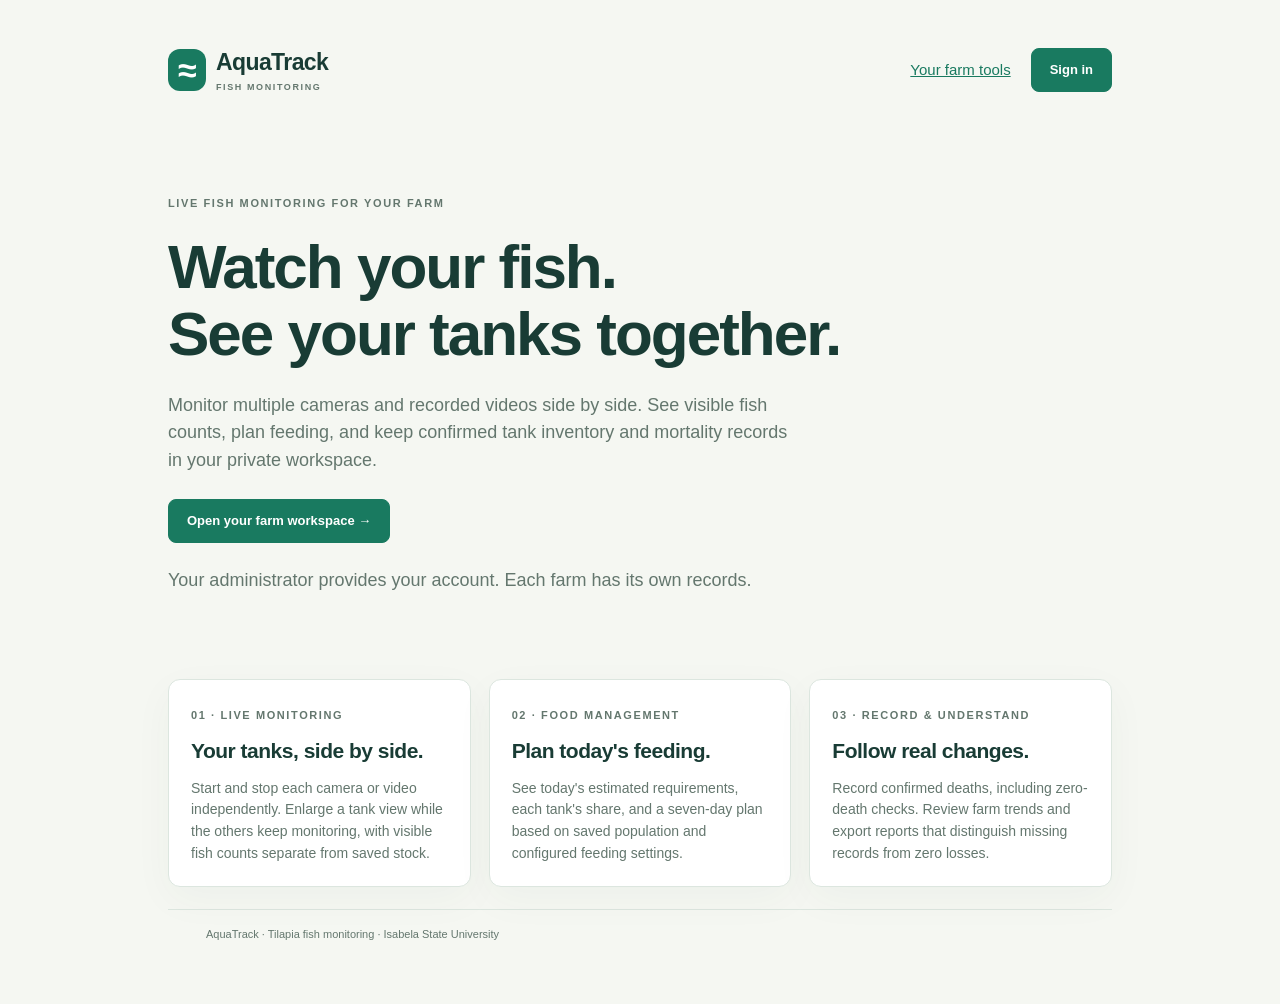
<file: templates/landing.html>
<!doctype html>
<html lang="en">

<head>
    <meta charset="utf-8">
    <meta name="viewport" content="width=device-width,initial-scale=1">
    <title>AquaTrack &middot; Live fish monitoring</title>
    <meta name="description"
        content="Parallel live fish monitoring, feeding estimates, and private tank records for tilapia farmers.">
    <link rel="stylesheet" href="/static/farm.css">
</head>

<body>
    <div class="landing">
        <header><a class="brand" href="/"><span class="brand-mark"
                    aria-hidden="true">&asymp;</span><span>AquaTrack<small>FISH MONITORING</small></span></a>
            <nav aria-label="Site navigation"><a href="#features">Your farm tools</a><a class="button"
                    href="/login">Sign in</a></nav>
        </header>
        <main class="landing-hero"><span class="eyebrow">LIVE FISH MONITORING FOR YOUR FARM</span>
            <h1>Watch your fish.<br>See your tanks together.</h1>
            <p>Monitor multiple cameras and recorded videos side by side. See visible fish counts, plan feeding,
                and keep confirmed tank inventory and mortality records in your private workspace.</p><a class="button" href="/login">Open your
                farm workspace &rarr;</a>
            <p class="muted">Your administrator provides your account. Each farm has its own records.</p>
        </main>
        <section id="features" class="landing-cards" aria-label="Farm tools">
            <article class="panel"><span class="eyebrow">01 &middot; LIVE MONITORING</span>
                <h2 style="margin-top:12px">Your tanks, side by side.</h2>
                <p>Start and stop each camera or video independently. Enlarge a tank view while the others keep
                    monitoring, with visible fish counts separate from saved stock.</p>
            </article>
            <article class="panel"><span class="eyebrow">02 &middot; FOOD MANAGEMENT</span>
                <h2 style="margin-top:12px">Plan today's feeding.</h2>
                <p>See today's estimated requirements, each tank's share, and a seven-day plan based on saved
                    population and configured feeding settings.</p>
            </article>
            <article class="panel"><span class="eyebrow">03 &middot; RECORD & UNDERSTAND</span>
                <h2 style="margin-top:12px">Follow real changes.</h2>
                <p>Record confirmed deaths, including zero-death checks. Review farm trends and export reports that
                    distinguish missing records from zero losses.</p>
            </article>
        </section>

        <footer>AquaTrack &middot; Tilapia fish monitoring &middot; Isabela State University</footer>
    </div>
</body>

</html>
</file>
<file: static/farm.css>
:root {
    --ink: #193c35;
    --muted: #64776e;
    --accent: #197a60;
    --accent-light: #e5f2eb;
    --line: #dce6df;
    --paper: #fff;
    --bg: #f5f7f2;
    --amber: #9a6412;
    --red: #b5473c;
    --shadow: 0 12px 40px #2343310a;
    font-family: Inter, Segoe UI, Arial, sans-serif;
    color: var(--ink);
    background: var(--bg);
    font-synthesis: none
}

* {
    box-sizing: border-box
}

body {
    margin: 0;
    font-size: 15px;
    line-height: 1.55
}

button,
input,
select,
textarea {
    font: inherit
}

button {
    cursor: pointer
}

button:disabled {
    opacity: .5;
    cursor: wait
}

a {
    color: var(--accent)
}

:focus-visible {
    outline: 3px solid #dba74d;
    outline-offset: 3px
}

h1,
h2,
h3,
p {
    margin: 0
}

h1 {
    font-size: clamp(25px, 3vw, 36px);
    line-height: 1.2;
    letter-spacing: -1px;
    font-weight: 700
}

h2 {
    font-size: 21px;
    letter-spacing: -.5px;
    line-height: 1.35
}

h3 {
    font-size: 17px;
    line-height: 1.4
}

small {
    font-size: 12px
}

.muted {
    color: var(--muted);
    font-size: 14px
}

.eyebrow {
    font-size: 11px;
    font-weight: 700;
    letter-spacing: 1.6px;
    color: var(--muted)
}

.skip-link {
    position: fixed;
    top: 8px;
    clip-path: inset(50%);
    left: 12px;
    z-index: 100;
    padding: 12px;
    background: white
}

.skip-link:focus {
    clip-path: none
}

#sidebar {
    width: 236px;
    position: fixed;
    inset: 0 auto 0 0;
    background: var(--paper);
    border-right: 1px solid var(--line);
    padding: 30px 18px 20px;
    display: flex;
    flex-direction: column;
    z-index: 20
}

.brand {
    display: flex;
    align-items: center;
    gap: 10px;
    text-decoration: none;
    color: var(--ink);
    font-size: 23px;
    letter-spacing: -.6px;
    font-weight: 750;
    margin: 0 10px 36px
}

.brand small {
    display: block;
    font-size: 9px;
    letter-spacing: 1.6px;
    color: var(--muted);
    font-weight: 600
}

.brand-mark {
    display: grid;
    place-items: center;
    width: 38px;
    height: 42px;
    background: var(--accent);
    color: white;
    border-radius: 12px;
    font-size: 34px;
    line-height: 1
}

.role-label {
    margin: 0 12px 15px;
    font-size: 11px;
    color: var(--muted);
    font-weight: 650;
    letter-spacing: 1px;
    text-transform: uppercase
}

nav {
    display: flex;
    flex-direction: column;
    gap: 6px
}

.nav-button {
    width: 100%;
    border: 0;
    border-radius: 9px;
    display: flex;
    align-items: center;
    gap: 12px;
    text-align: left;
    min-height: 48px;
    padding: 12px;
    color: var(--muted);
    background: transparent;
    font-size: 14px;
    font-weight: 550
}

.nav-button:hover {
    background: #f1f6f1;
    color: var(--ink)
}

.nav-button.active {
    background: var(--accent-light);
    color: var(--accent);
    font-weight: 700
}

.nav-button svg {
    width: 20px;
    height: 20px;
    flex: none
}

.sidebar-note {
    margin-top: auto;
    padding: 36px 12px 24px;
    display: flex;
    gap: 8px;
    font-size: 11px;
    font-weight: 600;
    color: var(--muted)
}

.sidebar-note small {
    display: block;
    font-size: 10px;
    margin-top: 5px;
    font-weight: 400
}

.status-dot {
    display: inline-block;
    width: 7px;
    height: 7px;
    background: #619a73;
    border-radius: 100%;
    margin-top: 5px;
    flex: none
}

.workspace {
    margin-left: 236px;
    min-height: 100vh
}

.topbar {
    height: 92px;
    background: #ffffffbd;
    border-bottom: 1px solid var(--line);
    display: flex;
    justify-content: space-between;
    align-items: center;
    padding: 16px 38px;
    gap: 16px
}

.breadcrumb {
    display: flex;
    flex-direction: column;
    white-space: nowrap
}

.breadcrumb span {
    font-size: 11px;
    color: var(--muted)
}

.breadcrumb strong {
    font-size: 17px;
    font-weight: 650
}

.topbar-right {
    display: flex;
    align-items: center;
    gap: 14px
}

.topbar-right>span:not(.avatar) {
    font-size: 13px
}

.avatar {
    background: #edf2e4;
    border: 1px solid #dce5d5;
    width: 38px;
    height: 38px;
    display: grid;
    place-items: center;
    border-radius: 50%;
    color: var(--accent);
    font-size: 13px;
    font-weight: 700
}

#farmSelectorWrap {
    display: flex;
    align-items: center;
    gap: 10px;
    font-size: 12px;
    color: var(--muted)
}

[hidden] {
    display: none !important
}

#farmSelector {
    max-width: 235px;
    min-height: 42px
}

.mobile-only {
    display: none
}

main {
    max-width: 1550px;
    margin: auto;
    padding: 34px 38px 50px
}

footer {
    font-size: 11px;
    color: var(--muted);
    border-top: 1px solid var(--line);
    padding: 16px 38px
}

.page-heading {
    display: flex;
    align-items: flex-end;
    justify-content: space-between;
    gap: 20px;
    margin-bottom: 24px
}

.page-heading p {
    margin-top: 9px;
    max-width: 660px
}

.heading-actions {
    display: flex;
    flex-wrap: wrap;
    gap: 10px
}

.button {
    display: inline-flex;
    justify-content: center;
    align-items: center;
    gap: 9px;
    text-decoration: none;
    border: 1px solid var(--accent);
    background: var(--accent);
    color: #fff;
    min-height: 44px;
    padding: 10px 18px;
    border-radius: 8px;
    font-size: 13px;
    font-weight: 650;
    white-space: nowrap
}

.button:hover {
    background: #106b51
}

.button.secondary {
    background: white;
    border-color: var(--line);
    color: var(--ink)
}

.button.secondary:hover {
    background: #f1f5ed
}

.button.danger {
    background: #fff;
    color: var(--red);
    border-color: #e6c8c4
}

.button.small {
    font-size: 12px;
    padding: 6px 12px;
    min-height: 36px
}

.button svg {
    width: 17px;
    height: 17px
}

.icon-button {
    display: grid;
    place-items: center;
    background: transparent;
    border: 1px solid var(--line);
    border-radius: 8px;
    min-width: 40px;
    min-height: 40px;
    color: var(--ink)
}

.hero {
    border-radius: 16px;
    display: flex;
    align-items: center;
    justify-content: space-between;
    padding: 28px 30px;
    background: #edf3e6;
    border: 1px solid #dce8d3;
    gap: 20px;
    margin-bottom: 24px;
    overflow: hidden
}

.hero h1 {
    font-size: 31px;
    max-width: 500px
}

.hero .eyebrow {
    color: #587146;
    margin-bottom: 10px;
    display: block
}

.hero p {
    margin-top: 12px;
    max-width: 530px;
    font-size: 14px;
    color: #63745d
}

.hero .button {
    margin-top: 20px
}

.hero-art {
    width: 225px;
    height: 135px;
    flex: none;
    opacity: .92
}

.hero-date {
    font-size: 12px;
    color: #69825e;
    align-self: flex-start
}

.kpis {
    display: grid;
    grid-template-columns: repeat(4, minmax(0, 1fr));
    gap: 16px;
    margin-bottom: 26px
}

.kpi {
    background: white;
    border: 1px solid var(--line);
    border-radius: 12px;
    padding: 20px;
    box-shadow: var(--shadow)
}

.kpi-top {
    display: flex;
    align-items: center;
    justify-content: space-between;
    gap: 6px;
    color: var(--muted);
    font-size: 12px;
    font-weight: 600
}

.kpi-icon {
    width: 34px;
    height: 34px;
    background: var(--accent-light);
    color: var(--accent);
    display: grid;
    place-items: center;
    border-radius: 10px
}

.kpi-icon svg {
    width: 18px;
    height: 18px
}

.kpi strong {
    font-size: 30px;
    font-weight: 700;
    letter-spacing: -1px;
    display: block;
    line-height: 1.3;
    margin: 16px 0 5px
}

.kpi small {
    display: block;
    color: var(--muted);
    font-size: 11px
}

.kpi.amber .kpi-icon {
    background: #fbefd8;
    color: #a7721b
}

.kpi.red .kpi-icon {
    background: #fbeae4;
    color: var(--red)
}

.panel {
    background: #fff;
    border: 1px solid var(--line);
    border-radius: 12px;
    padding: 22px;
    box-shadow: var(--shadow);
    margin-bottom: 22px
}

.panel-header {
    display: flex;
    align-items: center;
    justify-content: space-between;
    gap: 16px;
    margin-bottom: 18px
}

.panel-header p {
    font-size: 12px;
    margin-top: 4px;
    color: var(--muted)
}

.section-header {
    display: flex;
    justify-content: space-between;
    align-items: center;
    margin: 26px 0 16px;
    gap: 14px
}

.section-header h2 {
    font-size: 19px
}

.grid-two {
    display: grid;
    grid-template-columns: 1fr 1fr;
    gap: 20px
}

.tank-grid {
    display: grid;
    grid-template-columns: repeat(2, minmax(0, 1fr));
    gap: 18px
}

.tank-card {
    border: 1px solid var(--line);
    background: white;
    border-radius: 12px;
    padding: 22px
}

.tank-card-top {
    display: flex;
    justify-content: space-between;
    align-items: flex-start;
    gap: 10px;
    margin-bottom: 20px
}

.tank-card h3 {
    margin-bottom: 4px
}

.tank-card .tank-count {
    font-size: 34px;
    line-height: 1.2;
    font-weight: 700;
    letter-spacing: -1px
}

.tank-count small {
    font-size: 13px;
    letter-spacing: 0;
    font-weight: 400;
    color: var(--muted);
    margin-left: 5px
}

.capacity-bar {
    height: 5px;
    background: #edf1e8;
    border-radius: 8px;
    overflow: hidden;
    margin: 12px 0 7px
}

.capacity-bar span {
    display: block;
    background: #719768;
    height: 100%
}

.tank-details {
    display: grid;
    grid-template-columns: repeat(3, 1fr);
    padding: 16px 0;
    gap: 8px
}

.tank-details span {
    display: block;
    font-size: 11px;
    color: var(--muted)
}

.tank-details strong {
    font-size: 14px;
    font-weight: 650
}

.tank-actions {
    display: flex;
    flex-wrap: wrap;
    gap: 8px;
    padding-top: 15px;
    border-top: 1px solid var(--line)
}

.pill {
    display: inline-block;
    white-space: nowrap;
    font-size: 10px;
    font-weight: 700;
    letter-spacing: .4px;
    border-radius: 20px;
    padding: 5px 10px;
    background: var(--accent-light);
    color: var(--accent)
}

.pill.amber {
    background: #fbefd8;
    color: var(--amber)
}

.pill.red {
    background: #fbeae4;
    color: var(--red)
}

.pill.neutral {
    background: #eff1ec;
    color: var(--muted)
}

.table-wrap {
    overflow: auto
}

table {
    width: 100%;
    border-collapse: collapse;
    font-size: 13px;
    white-space: nowrap
}

th {
    text-align: left;
    color: var(--muted);
    font-size: 10px;
    font-weight: 650;
    letter-spacing: .8px;
    text-transform: uppercase;
    background: #f7f9f4;
    padding: 12px 14px;
    border-bottom: 1px solid var(--line)
}

td {
    padding: 14px;
    border-bottom: 1px solid #eef2eb;
    color: var(--ink)
}

tr:last-child td {
    border-bottom: 0
}

td small {
    display: block;
    color: var(--muted)
}

.empty-state {
    text-align: center;
    padding: 42px 18px;
    color: var(--muted);
    font-size: 14px;
    border: 1px dashed #d6e1d6;
    border-radius: 10px
}

.empty-state h3 {
    color: var(--ink);
    margin-bottom: 8px
}

.empty-state .button {
    margin-top: 16px
}

.filters {
    display: flex;
    flex-wrap: wrap;
    align-items: center;
    gap: 12px;
    margin-bottom: 18px
}

.filters label {
    display: flex;
    align-items: center;
    gap: 8px;
    font-size: 12px;
    color: var(--muted)
}

.filters select {
    width: auto;
    min-width: 120px
}

.charts {
    min-height: 220px;
    position: relative
}

.charts svg {
    width: 100%;
    height: auto;
    max-height: 300px;
    overflow: visible;
    display: block
}

.chart-legend {
    display: flex;
    gap: 15px;
    flex-wrap: wrap;
    font-size: 11px;
    color: var(--muted);
    padding: 12px 0 0
}

.chart-legend span {
    display: flex;
    align-items: center;
    gap: 5px
}

.legend-dot {
    width: 8px;
    height: 8px;
    border-radius: 50%;
    display: inline-block
}

.chart-caption {
    font-size: 11px;
    color: var(--muted);
    margin-top: 8px
}

.labelled-value {
    display: flex;
    align-items: center;
    justify-content: space-between;
    border-bottom: 1px solid var(--line);
    padding: 14px 0;
    gap: 12px
}

.labelled-value:last-child {
    border-bottom: 0
}

.labelled-value small {
    display: block;
    color: var(--muted)
}

.feed-card {
    background: #fbf7ec;
    border-color: #e9dfc4
}

.feed-card .tank-count {
    color: #8f651d
}

dialog {
    border: 1px solid var(--line);
    border-radius: 15px;
    padding: 26px;
    color: var(--ink);
    background: #fff;
    box-shadow: 0 24px 90px #10251e38;
    max-width: 620px;
    width: calc(100% - 32px);
    max-height: 90vh;
    overflow: auto
}

dialog::backdrop {
    background: #14352969;
    backdrop-filter: blur(3px)
}

.dialog-header {
    display: flex;
    justify-content: space-between;
    align-items: center;
    gap: 15px;
    margin-bottom: 20px
}

.dialog-header h2 {
    font-size: 23px
}

.dialog-actions {
    display: flex;
    justify-content: flex-end;
    gap: 10px;
    margin-top: 22px;
    border-top: 1px solid var(--line);
    padding-top: 20px
}

label.field {
    display: block;
    font-size: 12px;
    font-weight: 600;
    margin-bottom: 16px
}

label.field small {
    display: block;
    color: var(--muted);
    font-weight: 400;
    margin-top: 5px
}

.form-grid {
    display: grid;
    grid-template-columns: 1fr 1fr;
    gap: 0 16px
}

input:not([type=file]):not([type=checkbox]),
select,
textarea {
    display: block;
    width: 100%;
    padding: 10px 12px;
    min-height: 44px;
    background: #fff;
    color: var(--ink);
    border: 1px solid #cddbd0;
    border-radius: 7px;
    font-size: 14px;
    margin-top: 5px
}

textarea {
    min-height: 70px;
    resize: vertical
}

input[readonly] {
    background: #f6f7f3
}

.form-error {
    color: var(--red);
    font-size: 13px;
    margin-top: 10px
}

.toast {
    position: fixed;
    bottom: 22px;
    left: calc(50% + 100px);
    transform: translateX(-50%);
    border-radius: 10px;
    padding: 14px 22px;
    color: #fff;
    background: #234f3e;
    box-shadow: 0 8px 25px #0002;
    z-index: 100;
    max-width: 90vw;
    font-size: 14px
}

.toast.error {
    background: #a6473d
}

#countDialog {
    max-width: 880px
}

.count-actions {
    display: flex;
    flex-wrap: wrap;
    gap: 10px;
    margin: 20px 0
}

.count-preview {
    background: #102a24;
    border-radius: 10px;
    overflow: hidden;
    min-height: 200px;
    display: grid;
    place-items: center;
    color: #c6d5cb;
    font-size: 13px;
    text-align: center
}

.count-preview img {
    max-width: 100%;
    width: auto;
    max-height: 380px;
    object-fit: contain;
    display: block
}

.count-preview div {
    padding: 25px
}

.count-results {
    display: flex;
    gap: 50px;
    padding: 20px 0
}

.count-results strong {
    display: block;
    font-size: 32px;
    line-height: 1.4
}

.count-results small {
    display: block;
    color: var(--muted)
}

#countStatus {
    font-size: 12px;
    color: var(--muted);
    padding-bottom: 10px
}

.login-page {
    display: grid;
    place-items: center;
    min-height: 100vh;
    background: radial-gradient(ellipse at top, #e5eddf 0, #f5f7f2 70%);
    padding: 30px
}

.login-card {
    width: 100%;
    max-width: 430px;
    background: white;
    border: 1px solid var(--line);
    border-radius: 18px;
    padding: 38px;
    box-shadow: var(--shadow)
}

.login-card .brand {
    margin: 0 0 30px
}

.login-card h1 {
    font-size: 28px;
    margin-bottom: 12px
}

.login-card form {
    margin-top: 28px
}

.login-card .button {
    width: 100%
}

.login-foot {
    font-size: 11px;
    color: var(--muted);
    margin-top: 24px;
    text-align: center
}

.landing {
    max-width: 1000px;
    padding: 45px 28px;
    margin: auto
}

.landing .brand {
    margin: 0
}

.landing nav {
    flex-direction: row;
    gap: 20px;
    align-items: center
}

.landing header {
    display: flex;
    justify-content: space-between;
    align-items: center
}

.landing-hero {
    padding: 100px 0 60px
}

.landing-hero h1 {
    font-size: clamp(35px, 6vw, 62px);
    max-width: 760px;
    line-height: 1.08;
    letter-spacing: -2px
}

.landing-hero p {
    max-width: 620px;
    font-size: 18px;
    color: var(--muted);
    margin: 24px 0
}

.landing-hero .eyebrow {
    display: block;
    margin-bottom: 22px
}

.landing-cards {
    display: grid;
    grid-template-columns: repeat(3, 1fr);
    gap: 18px
}

.landing-cards .panel p {
    margin-top: 12px;
    color: var(--muted);
    font-size: 14px
}

.icon-button.mobile-only {
    display: none
}

@media(max-width:680px) {

    .button.small,
    .icon-button {
        min-height: 44px;
        min-width: 44px
    }
}

@media(max-width:1150px) {
    .topbar {
        padding: 16px 24px
    }

    main {
        padding: 28px 24px
    }

    .topbar-right>span:not(.avatar) {
        display: none
    }

    .kpi {
        padding: 16px
    }

    .kpi strong {
        font-size: 26px
    }

    .hero-art {
        width: 175px
    }

    .topbar-right {
        gap: 8px
    }

    .tank-details {
        grid-template-columns: 1fr 1fr
    }

    .kpis {
        gap: 12px
    }
}

@media(max-width:900px) {
    #sidebar {
        width: 206px;
        padding-left: 12px;
        padding-right: 12px
    }

    .workspace {
        margin-left: 206px
    }

    .nav-button {
        font-size: 13px
    }

    .brand {
        font-size: 21px
    }

    .kpis {
        grid-template-columns: repeat(2, 1fr)
    }

    .grid-two {
        grid-template-columns: 1fr
    }

    .hero-art {
        display: none
    }

    .hero-date {
        display: none
    }

    .hero {
        padding: 25px
    }

    .tank-grid {
        grid-template-columns: 1fr
    }

    .page-heading {
        align-items: flex-start;
        flex-direction: column
    }

    .topbar {
        height: 86px
    }

    .topbar-right {
        gap: 6px
    }

    #farmSelectorWrap {
        font-size: 0
    }

    #farmSelector {
        max-width: 190px;
        font-size: 12px
    }

    .toast {
        left: calc(50% + 80px)
    }
}

@media(max-width:680px) {
    #sidebar {
        width: 236px;
        transform: translateX(-100%);
        transition: transform .2s
    }

    body.menu-open #sidebar {
        transform: translateX(0);
        box-shadow: 5px 0 50px #10251e30
    }

    .workspace {
        margin-left: 0
    }

    .icon-button.mobile-only {
        display: grid
    }

    .topbar {
        padding: 12px 16px;
        height: 80px;
        gap: 10px
    }

    .topbar .breadcrumb {
        margin-right: auto
    }

    .breadcrumb strong {
        font-size: 14px
    }

    .breadcrumb span {
        font-size: 10px
    }

    .avatar {
        display: none
    }

    #farmSelector {
        max-width: 130px
    }

    .topbar-right {
        gap: 0
    }

    main {
        padding: 24px 16px 35px
    }

    .hero {
        padding: 22px
    }

    .hero h1 {
        font-size: 27px
    }

    .hero p {
        font-size: 13px
    }

    .kpi {
        padding: 15px
    }

    .kpi strong {
        font-size: 27px
    }

    .kpi-top {
        font-size: 11px
    }

    .kpi-icon {
        width: 29px;
        height: 29px
    }

    .tank-card {
        padding: 18px
    }

    .panel {
        padding: 18px
    }

    .panel-header {
        align-items: flex-start;
        flex-wrap: wrap
    }

    footer {
        padding: 16px;
        font-size: 10px
    }

    .filters {
        gap: 10px
    }

    .filters label {
        flex-direction: column;
        align-items: flex-start
    }

    .filters select {
        min-width: 115px;
        max-width: 145px
    }

    .toast {
        left: 50%;
        bottom: 16px;
        width: max-content;
        max-width: calc(100% - 32px)
    }

    dialog {
        padding: 20px
    }

    .form-grid {
        grid-template-columns: 1fr
    }

    .login-card {
        padding: 28px
    }

    .landing-hero {
        padding: 70px 0 40px
    }

    .landing-cards {
        grid-template-columns: 1fr
    }

    .landing nav {
        font-size: 12px
    }

    .count-results {
        gap: 30px
    }
}

@media(prefers-reduced-motion:reduce) {
    * {
        scroll-behavior: auto !important;
        transition: none !important
    }
}
/* Production source restrictions and accessible button explanations. */
.production-mode [data-demo-source], #useCount[hidden] { display: none !important; }
.action-tooltip { position: fixed; z-index: 10000; max-width: min(310px, calc(100vw - 24px)); padding: 10px 13px; border-radius: 9px; background: #163c35; color: white; font-size: 13px; line-height: 1.5; box-shadow: 0 5px 18px #0003; pointer-events: none; }
.action-tooltip[hidden] { display: none; }
.production-panel .panel-header { align-items: center; flex-wrap: wrap; }

.service-status{font-size:13px;color:#8b672a;margin:8px 0}.button.danger{background:#a13f36;border-color:#a13f36;color:white}
</file>
